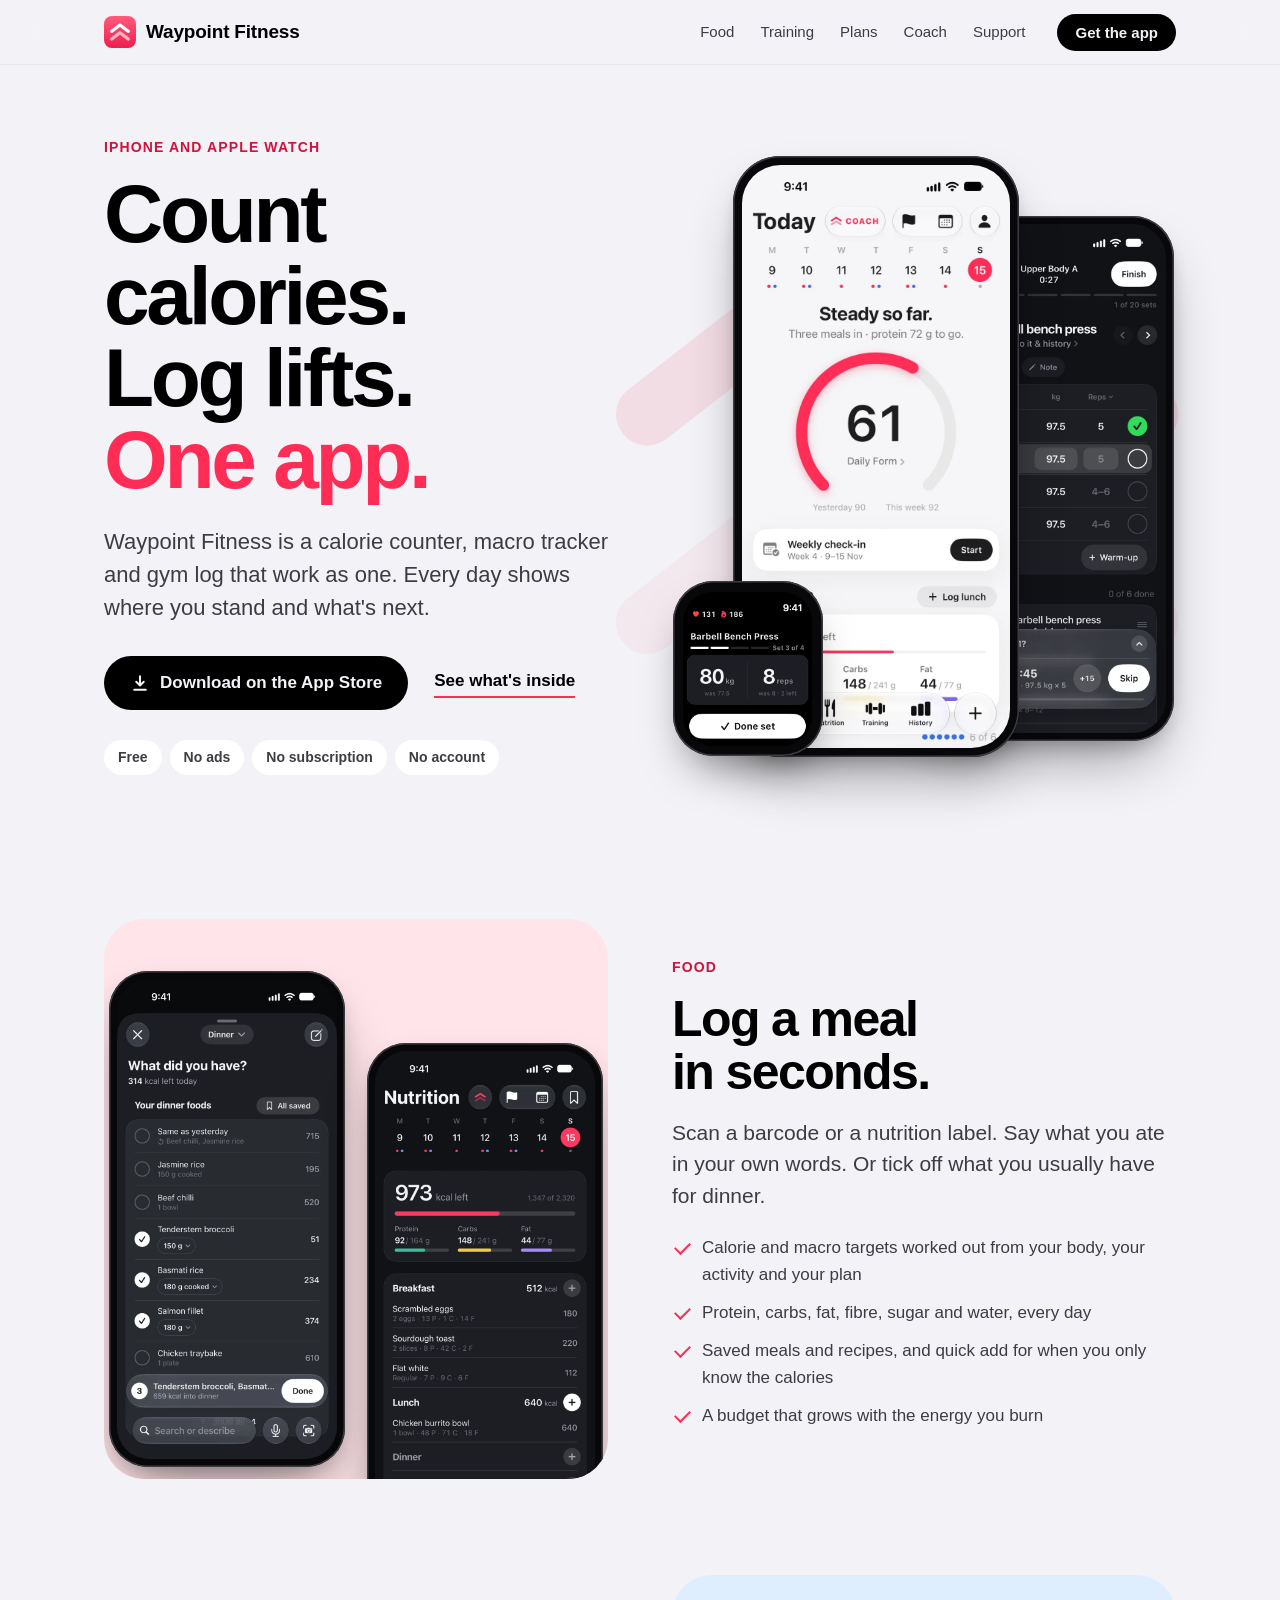
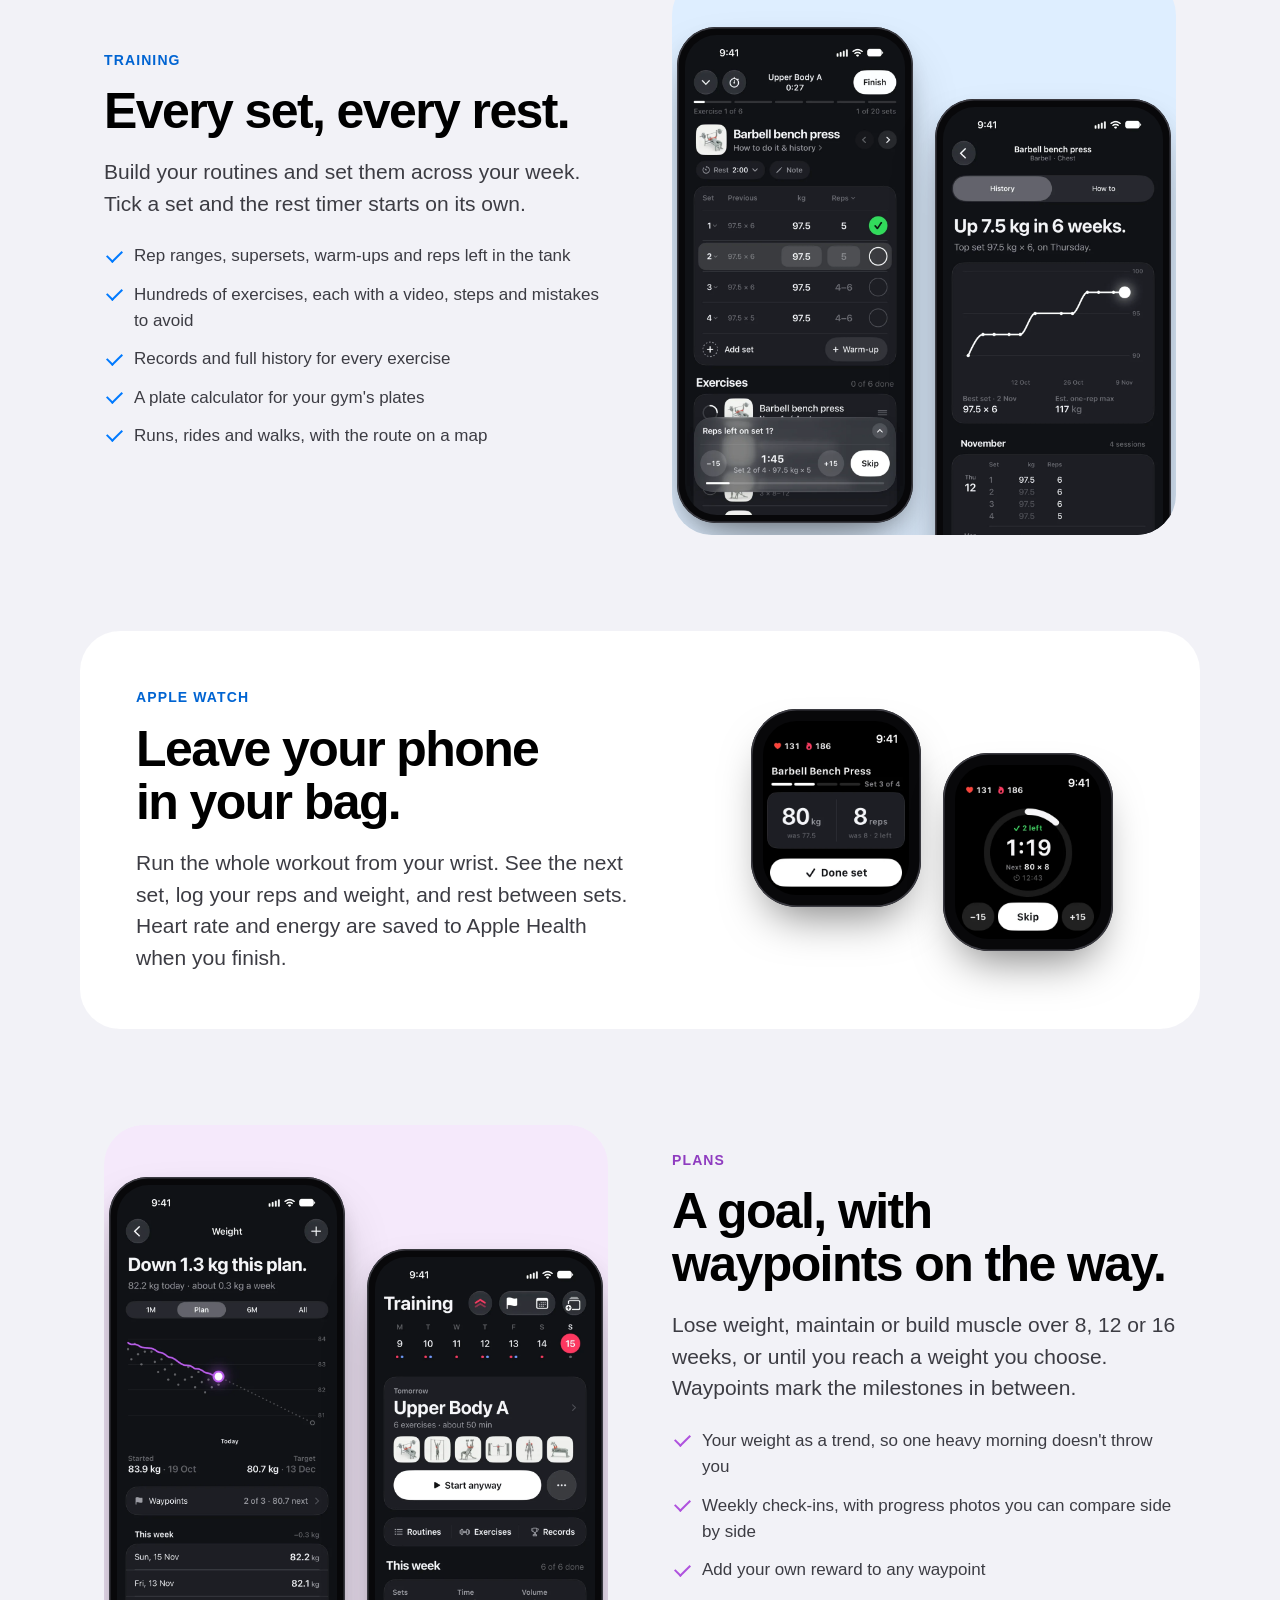
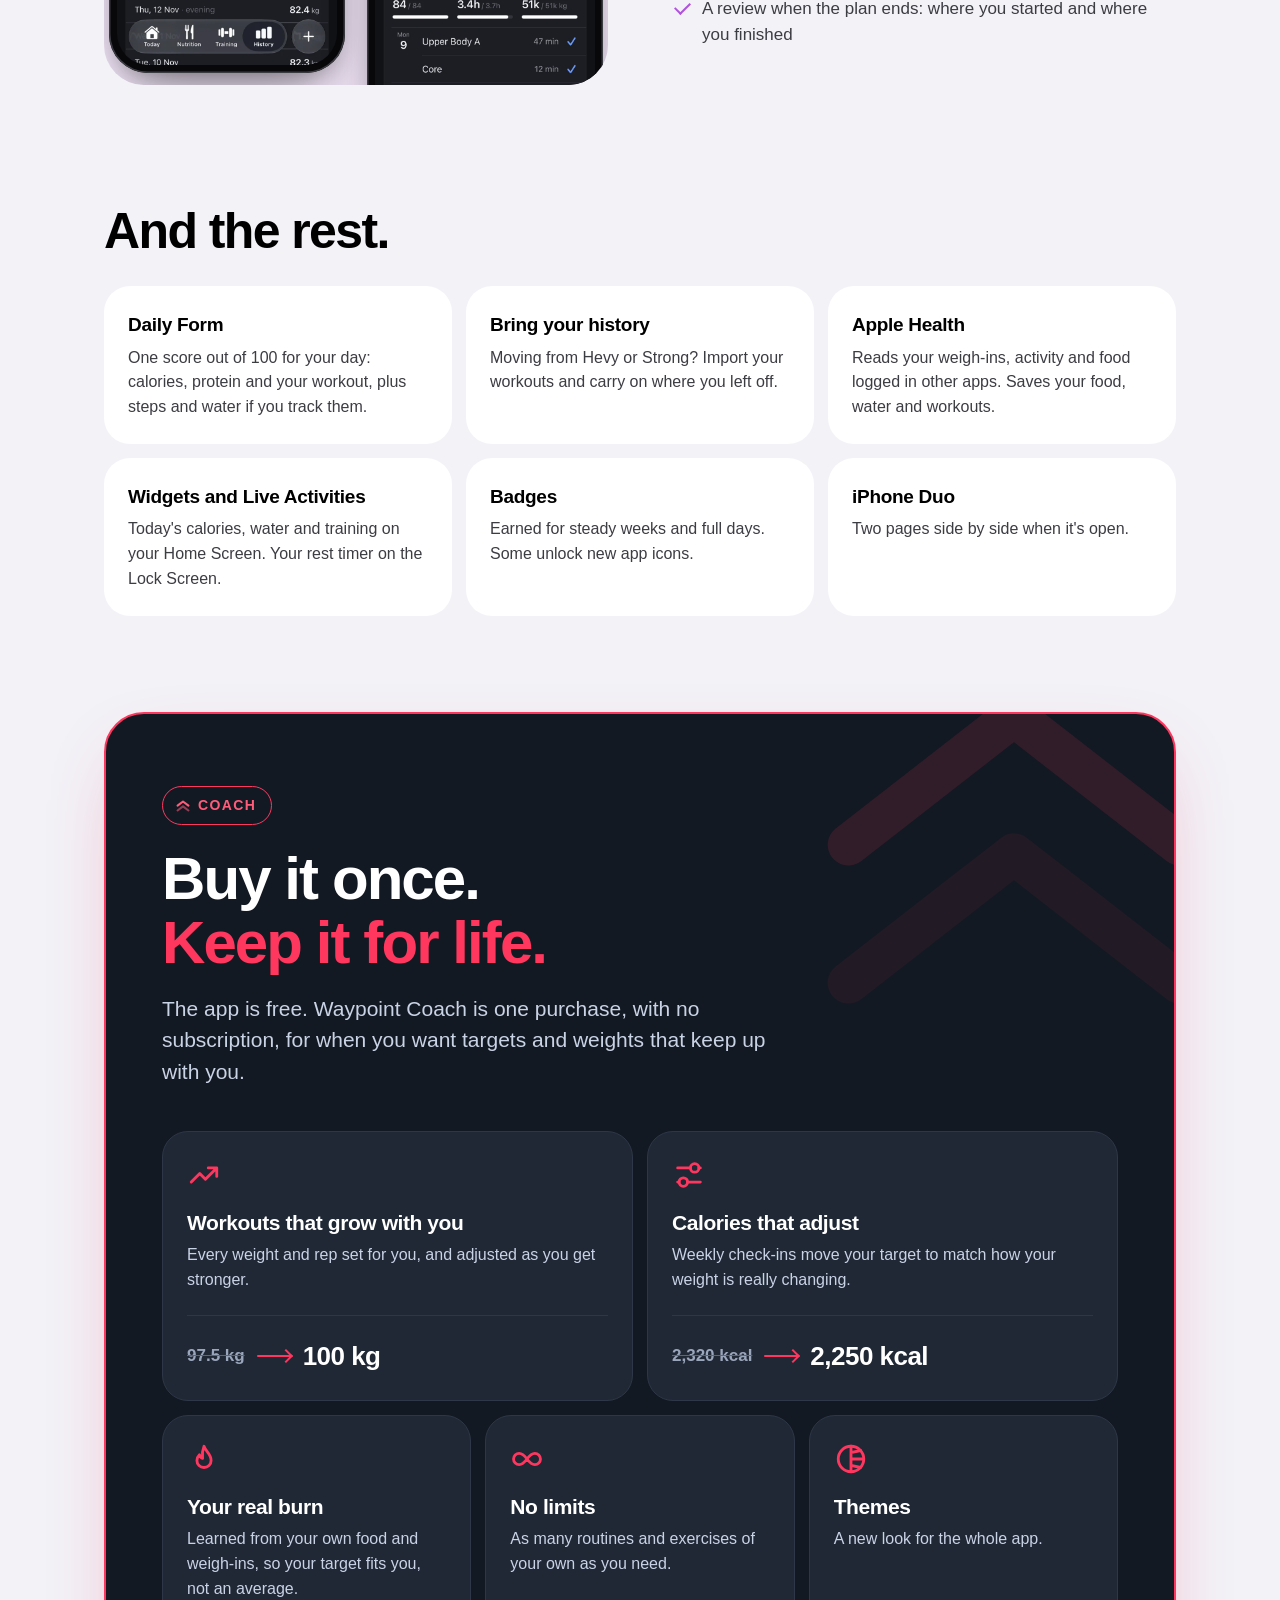
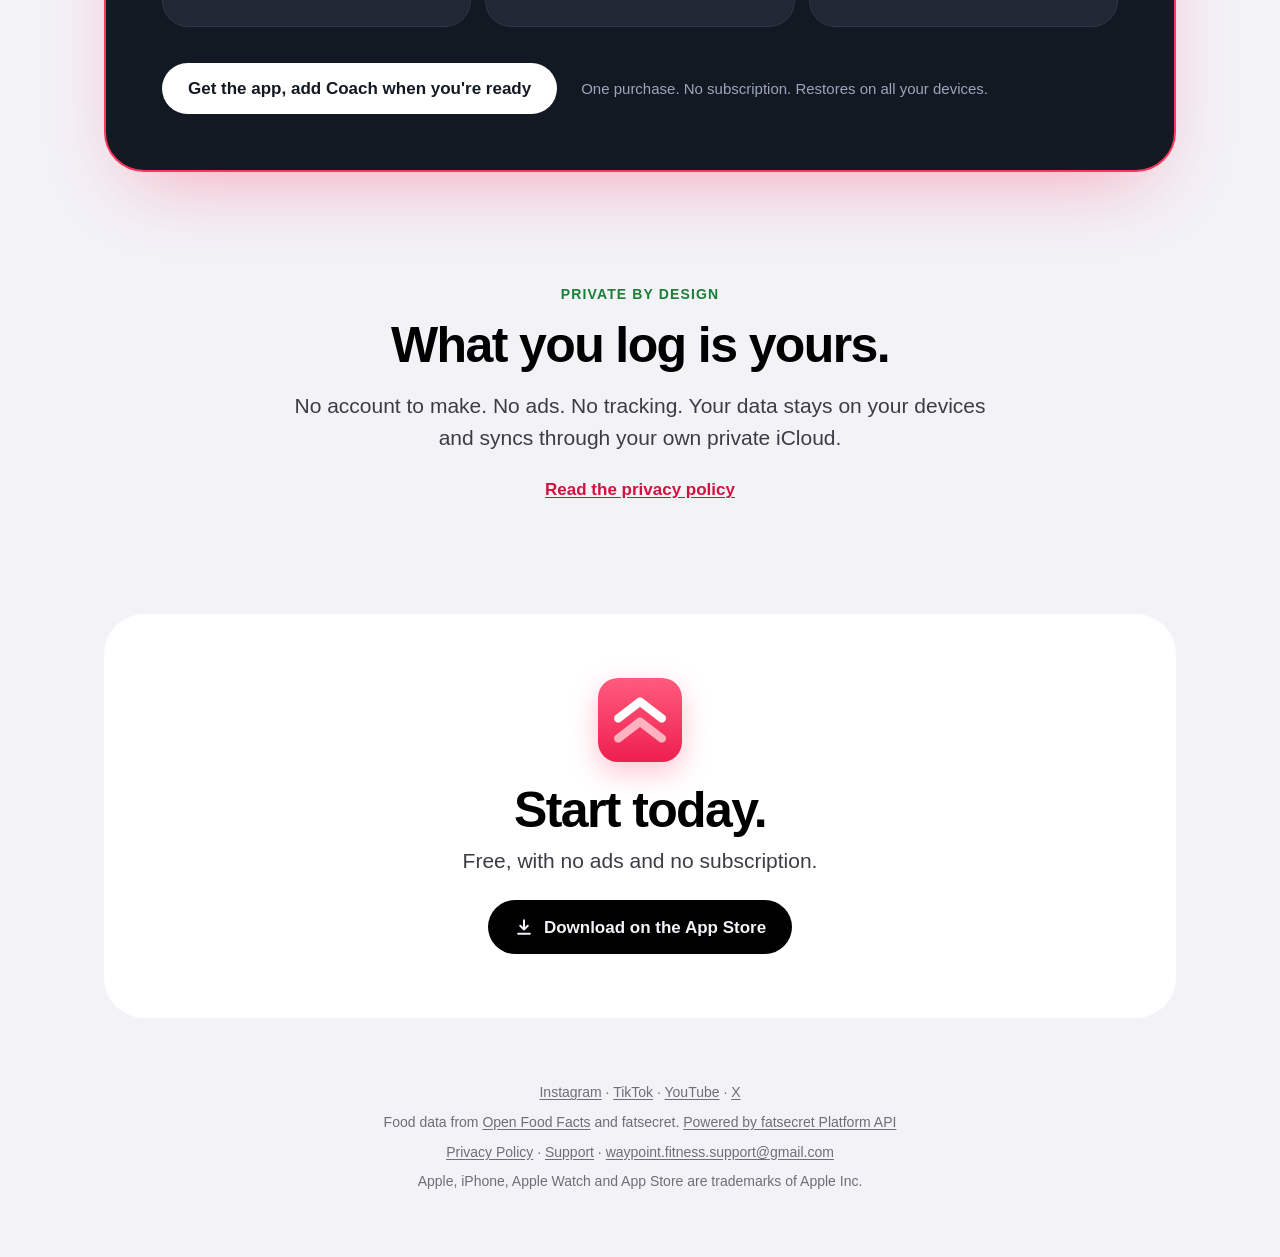
<file: index.html>
<!DOCTYPE html>
<html lang="en">
<head>
<meta charset="utf-8">
<meta name="viewport" content="width=device-width, initial-scale=1">
<title>Waypoint Fitness: calorie counter and gym log in one app</title>
<meta name="description" content="Waypoint Fitness is a calorie counter, macro tracker and gym log for iPhone and Apple Watch. Free, with no ads and no subscription.">
<link rel="canonical" href="https://waypointfitness.app/">
<meta property="og:type" content="website">
<meta property="og:url" content="https://waypointfitness.app/">
<meta property="og:site_name" content="Waypoint Fitness">
<meta property="og:image" content="https://waypointfitness.app/images/share.png">
<meta property="og:image:width" content="1200">
<meta property="og:image:height" content="630">
<meta name="twitter:card" content="summary_large_image">
<meta property="og:title" content="Waypoint Fitness: calorie counter and gym log in one app">
<meta property="og:description" content="Count calories, track macros and log your training in one app for iPhone and Apple Watch. Free, with no ads and no subscription.">
<meta name="apple-itunes-app" content="app-id=6812730158">
<meta name="color-scheme" content="light">
<meta name="theme-color" content="#f2f2f7">
<link rel="icon" type="image/png" href="images/favicon.png">
<link rel="apple-touch-icon" href="images/apple-touch-icon.png">
<link rel="stylesheet" href="styles.css">
<link rel="stylesheet" href="landing.css">
<script type="application/ld+json">
{
  "@context": "https://schema.org",
  "@graph": [
    {
      "@type": "WebSite",
      "@id": "https://waypointfitness.app/#website",
      "url": "https://waypointfitness.app/",
      "name": "Waypoint Fitness"
    },
    {
      "@type": "MobileApplication",
      "@id": "https://waypointfitness.app/#app",
      "name": "Waypoint Fitness",
      "description": "A calorie counter, macro tracker and gym log for iPhone and Apple Watch. Free, with no ads and no subscription.",
      "url": "https://waypointfitness.app/",
      "image": "https://waypointfitness.app/images/icon-256.png",
      "operatingSystem": "iOS, watchOS",
      "applicationCategory": "HealthApplication",
      "installUrl": "https://apps.apple.com/app/id6812730158",
      "sameAs": [
        "https://apps.apple.com/app/id6812730158",
        "https://www.instagram.com/waypoint.fitness.app",
        "https://www.tiktok.com/@waypoint.fitness4",
        "https://www.youtube.com/@WaypointFitnessApp",
        "https://x.com/WaypointFitness"
      ],
      "offers": {
        "@type": "Offer",
        "price": "0",
        "priceCurrency": "USD"
      }
    }
  ]
}
</script>
</head>
<body class="home">

<header class="top">
  <div class="wrap top-inner">
    <a class="brand" href="index.html"><img src="images/icon-256.png" alt="" width="32" height="32">Waypoint Fitness</a>
    <nav aria-label="Main">
      <a href="#food">Food</a>
      <a href="#training">Training</a>
      <a href="#plans">Plans</a>
      <a href="#coach">Coach</a>
      <a href="support.html">Support</a>
    </nav>
    <a class="btn btn-small" href="https://apps.apple.com/app/apple-store/id6812730158?pt=118073939&amp;ct=site-header&amp;mt=8">Get the app</a>
  </div>
</header>

<main>

<section class="hero wrap">
  <svg class="chevrons" viewBox="0 0 100 100" aria-hidden="true"><g fill="none" stroke="currentColor" stroke-width="9" stroke-linecap="round" stroke-linejoin="round"><polyline points="14,48 50,20 86,48"/><polyline points="14,78 50,50 86,78" opacity="0.5"/></g></svg>
  <div class="hero-copy">
    <p class="eyebrow">iPhone and Apple Watch</p>
    <h1>Count calories.<br>Log lifts.<br><em>One app.</em></h1>
    <p class="hero-lede">Waypoint Fitness is a calorie counter, macro tracker and gym log that work as one. Every day shows where you stand and what's next.</p>
    <div class="cta-row">
      <a class="btn" href="https://apps.apple.com/app/apple-store/id6812730158?pt=118073939&amp;ct=site-hero&amp;mt=8">
        <svg viewBox="0 0 24 24" width="20" height="20" aria-hidden="true"><path fill="none" stroke="currentColor" stroke-width="2.4" stroke-linecap="round" stroke-linejoin="round" d="M12 4v11m0 0l-4.5-4.5M12 15l4.5-4.5M5 20h14"/></svg>
        Download on the App Store
      </a>
      <a class="text-link" href="#food">See what's inside</a>
    </div>
    <ul class="promises">
      <li>Free</li>
      <li>No ads</li>
      <li>No subscription</li>
      <li>No account</li>
    </ul>
  </div>
  <div class="hero-art">
    <div class="phone phone-back"><img src="images/screens/workout-dark.webp" alt="" width="720" height="1565"></div>
    <div class="phone phone-front">
      <img src="images/screens/today-light.webp" alt="Waypoint's Today screen, with a Daily Form score, calories left and macros" width="720" height="1565">
    </div>
    <div class="watch"><img src="images/screens/watch-set.webp" alt="" width="416" height="496"></div>
  </div>
</section>

<section class="feature wrap food" id="food">
  <div class="feature-art reveal">
    <div class="phone"><img src="images/screens/addfood-dark.webp" alt="Adding dinner by ticking foods you usually have" width="720" height="1565" loading="lazy"></div>
    <div class="phone phone-low"><img src="images/screens/nutrition-dark.webp" alt="The Nutrition screen, with calories left and protein, carbs and fat" width="720" height="1565" loading="lazy"></div>
  </div>
  <div class="feature-copy reveal">
    <p class="eyebrow">Food</p>
    <h2>Log a meal in seconds.</h2>
    <p class="lede">Scan a barcode or a nutrition label. Say what you ate in your own words. Or tick off what you usually have for dinner.</p>
    <ul class="ticks">
      <li>Calorie and macro targets worked out from your body, your activity and your plan</li>
      <li>Protein, carbs, fat, fibre, sugar and water, every day</li>
      <li>Saved meals and recipes, and quick add for when you only know the calories</li>
      <li>A budget that grows with the energy you burn</li>
    </ul>
  </div>
</section>

<section class="feature wrap training flip" id="training">
  <div class="feature-art reveal">
    <div class="phone"><img src="images/screens/workout-dark.webp" alt="A running workout: bench press sets with a rest timer counting down" width="720" height="1565" loading="lazy"></div>
    <div class="phone phone-low"><img src="images/screens/exhistory-dark.webp" alt="Bench press history, up 7.5 kg in six weeks" width="720" height="1565" loading="lazy"></div>
  </div>
  <div class="feature-copy reveal">
    <p class="eyebrow">Training</p>
    <h2>Every set, every rest.</h2>
    <p class="lede">Build your routines and set them across your week. Tick a set and the rest timer starts on its own.</p>
    <ul class="ticks">
      <li>Rep ranges, supersets, warm-ups and reps left in the tank</li>
      <li>Hundreds of exercises, each with a video, steps and mistakes to avoid</li>
      <li>Records and full history for every exercise</li>
      <li>A plate calculator for your gym's plates</li>
      <li>Runs, rides and walks, with the route on a map</li>
    </ul>
  </div>
</section>

<section class="wrist wrap" id="watch">
  <div class="wrist-copy reveal">
    <p class="eyebrow">Apple Watch</p>
    <h2>Leave your phone in your bag.</h2>
    <p class="lede">Run the whole workout from your wrist. See the next set, log your reps and weight, and rest between sets. Heart rate and energy are saved to Apple Health when you finish.</p>
  </div>
  <div class="wrist-art reveal">
    <div class="watch"><img src="images/screens/watch-set.webp" alt="Apple Watch showing set 3 of 4 of bench press, with a Done set button" width="416" height="496" loading="lazy"></div>
    <div class="watch"><img src="images/screens/watch-rest.webp" alt="Apple Watch showing a rest timer and the next set" width="416" height="496" loading="lazy"></div>
  </div>
</section>

<section class="feature wrap plans" id="plans">
  <div class="feature-art reveal">
    <div class="phone"><img src="images/screens/weight-dark.webp" alt="The weight chart, with a trend line heading for a target weight" width="720" height="1565" loading="lazy"></div>
    <div class="phone phone-low"><img src="images/screens/training-dark.webp" alt="The Training screen, with this week's sessions ticked off" width="720" height="1565" loading="lazy"></div>
  </div>
  <div class="feature-copy reveal">
    <p class="eyebrow">Plans</p>
    <h2>A goal, with waypoints on the way.</h2>
    <p class="lede">Lose weight, maintain or build muscle over 8, 12 or 16 weeks, or until you reach a weight you choose. Waypoints mark the milestones in between.</p>
    <ul class="ticks">
      <li>Your weight as a trend, so one heavy morning doesn't throw you</li>
      <li>Weekly check-ins, with progress photos you can compare side by side</li>
      <li>Add your own reward to any waypoint</li>
      <li>A review when the plan ends: where you started and where you finished</li>
    </ul>
  </div>
</section>

<section class="more wrap">
  <h2 class="reveal">And the rest.</h2>
  <div class="grid">
    <div class="tile reveal">
      <h3>Daily Form</h3>
      <p>One score out of 100 for your day: calories, protein and your workout, plus steps and water if you track them.</p>
    </div>
    <div class="tile reveal">
      <h3>Bring your history</h3>
      <p>Moving from Hevy or Strong? Import your workouts and carry on where you left off.</p>
    </div>
    <div class="tile reveal">
      <h3>Apple Health</h3>
      <p>Reads your weigh-ins, activity and food logged in other apps. Saves your food, water and workouts.</p>
    </div>
    <div class="tile reveal">
      <h3>Widgets and Live Activities</h3>
      <p>Today's calories, water and training on your Home Screen. Your rest timer on the Lock Screen.</p>
    </div>
    <div class="tile reveal">
      <h3>Badges</h3>
      <p>Earned for steady weeks and full days. Some unlock new app icons.</p>
    </div>
    <div class="tile reveal">
      <h3>iPhone Duo</h3>
      <p>Two pages side by side when it's open.</p>
    </div>
  </div>
</section>

<section class="wrap" id="coach">
  <div class="coach reveal">
    <svg class="coach-mark" viewBox="0 0 100 100" aria-hidden="true"><g fill="none" stroke="currentColor" stroke-width="9" stroke-linecap="round" stroke-linejoin="round"><polyline points="14,48 50,20 86,48"/><polyline points="14,78 50,50 86,78" opacity="0.5"/></g></svg>
    <div class="coach-head">
      <p class="coach-badge"><svg viewBox="0 0 100 100" width="16" height="16" aria-hidden="true"><g fill="none" stroke="currentColor" stroke-width="13" stroke-linecap="round" stroke-linejoin="round"><polyline points="16,48 50,22 84,48"/><polyline points="16,78 50,52 84,78" opacity="0.55"/></g></svg>Coach</p>
      <h2>Buy it once.<br><em>Keep it for life.</em></h2>
      <p class="lede">The app is free. Waypoint Coach is one purchase, with no subscription, for when you want targets and weights that keep up with you.</p>
    </div>
    <div class="coach-grid">
      <div class="coach-card wide">
        <svg class="glyph" viewBox="0 0 24 24" aria-hidden="true"><path d="M3 17l6-6 4 4 8-8M15 7h6v6"/></svg>
        <h3>Workouts that grow with you</h3>
        <p>Every weight and rep set for you, and adjusted as you get stronger.</p>
        <div class="step" aria-hidden="true"><span>97.5 kg</span><i></i><strong>100 kg</strong></div>
      </div>
      <div class="coach-card wide">
        <svg class="glyph" viewBox="0 0 24 24" aria-hidden="true"><path d="M4 7h9M19 7h1M4 17h1M11 17h9"/><circle cx="16" cy="7" r="3"/><circle cx="8" cy="17" r="3"/></svg>
        <h3>Calories that adjust</h3>
        <p>Weekly check-ins move your target to match how your weight is really changing.</p>
        <div class="step" aria-hidden="true"><span>2,320 kcal</span><i></i><strong>2,250 kcal</strong></div>
      </div>
      <div class="coach-card">
        <svg class="glyph" viewBox="0 0 24 24" aria-hidden="true"><path d="M12 3c1 3.5 5 5.500 5 10a5 5 0 0 1-10 0c0-1.800.8-3 1.800-4 .4 1.600 1.200 2.400 2.200 2.500C10.500 8.500 11 5.500 12 3z"/></svg>
        <h3>Your real burn</h3>
        <p>Learned from your own food and weigh-ins, so your target fits you, not an average.</p>
      </div>
      <div class="coach-card">
        <svg class="glyph" viewBox="0 0 24 24" aria-hidden="true"><path d="M12 12c-2-2.700-3.500-4-5.500-4a4 4 0 0 0 0 8c2 0 3.500-1.300 5.500-4zm0 0c2 2.700 3.500 4 5.500 4a4 4 0 0 0 0-8c-2 0-3.500 1.300-5.500 4z"/></svg>
        <h3>No limits</h3>
        <p>As many routines and exercises of your own as you need.</p>
      </div>
      <div class="coach-card">
        <svg class="glyph" viewBox="0 0 24 24" aria-hidden="true"><circle cx="12" cy="12" r="9"/><path d="M12 3v18M12 7.500l6.800-1.500M12 12h9M12 16.500l6.800 1.500"/></svg>
        <h3>Themes</h3>
        <p>A new look for the whole app.</p>
      </div>
    </div>
    <div class="coach-foot">
      <a class="btn" href="https://apps.apple.com/app/apple-store/id6812730158?pt=118073939&amp;ct=site-coach&amp;mt=8">Get the app, add Coach when you're ready</a>
      <p>One purchase. No subscription. Restores on all your devices.</p>
    </div>
  </div>
</section>

<section class="private wrap" id="privacy">
  <div class="reveal">
    <p class="eyebrow">Private by design</p>
    <h2>What you log is yours.</h2>
    <p class="lede">No account to make. No ads. No tracking. Your data stays on your devices and syncs through your own private iCloud.</p>
    <p><a href="privacy.html">Read the privacy policy</a></p>
  </div>
</section>

<section class="closer wrap">
  <div class="closer-inner reveal">
    <img src="images/icon-256.png" alt="" width="84" height="84">
    <h2>Start today.</h2>
    <p class="lede">Free, with no ads and no subscription.</p>
    <a class="btn" href="https://apps.apple.com/app/apple-store/id6812730158?pt=118073939&amp;ct=site-footer&amp;mt=8">
      <svg viewBox="0 0 24 24" width="20" height="20" aria-hidden="true"><path fill="none" stroke="currentColor" stroke-width="2.4" stroke-linecap="round" stroke-linejoin="round" d="M12 4v11m0 0l-4.5-4.5M12 15l4.5-4.5M5 20h14"/></svg>
      Download on the App Store
    </a>
  </div>
</section>

</main>

<footer class="wrap">
  <p><a href="https://www.instagram.com/waypoint.fitness.app">Instagram</a> &middot; <a href="https://www.tiktok.com/@waypoint.fitness4">TikTok</a> &middot; <a href="https://www.youtube.com/@WaypointFitnessApp">YouTube</a> &middot; <a href="https://x.com/WaypointFitness">X</a></p>
  <p>Food data from <a href="https://world.openfoodfacts.org">Open Food Facts</a> and fatsecret.
<!-- Begin fatsecret Platform API HTML Attribution Snippet -->
<a href="https://platform.fatsecret.com">Powered by fatsecret Platform API</a>
<!-- End fatsecret Platform API HTML Attribution Snippet --></p>
  <p><a href="privacy.html">Privacy Policy</a> &middot; <a href="support.html">Support</a> &middot; <a href="mailto:waypoint.fitness.support@gmail.com">waypoint.fitness.support@gmail.com</a></p>
  <p>Apple, iPhone, Apple Watch and App Store are trademarks of Apple Inc.</p>
</footer>

<script>
(function () {
  if (!('IntersectionObserver' in window) || matchMedia('(prefers-reduced-motion: reduce)').matches) return;
  document.documentElement.classList.add('js');
  var io = new IntersectionObserver(function (entries) {
    entries.forEach(function (e) {
      if (e.isIntersecting) { e.target.classList.add('in'); io.unobserve(e.target); }
    });
  }, { rootMargin: '0px 0px -8% 0px' });
  document.querySelectorAll('.reveal').forEach(function (el) { io.observe(el); });
})();
</script>
</body>
</html>
</file>
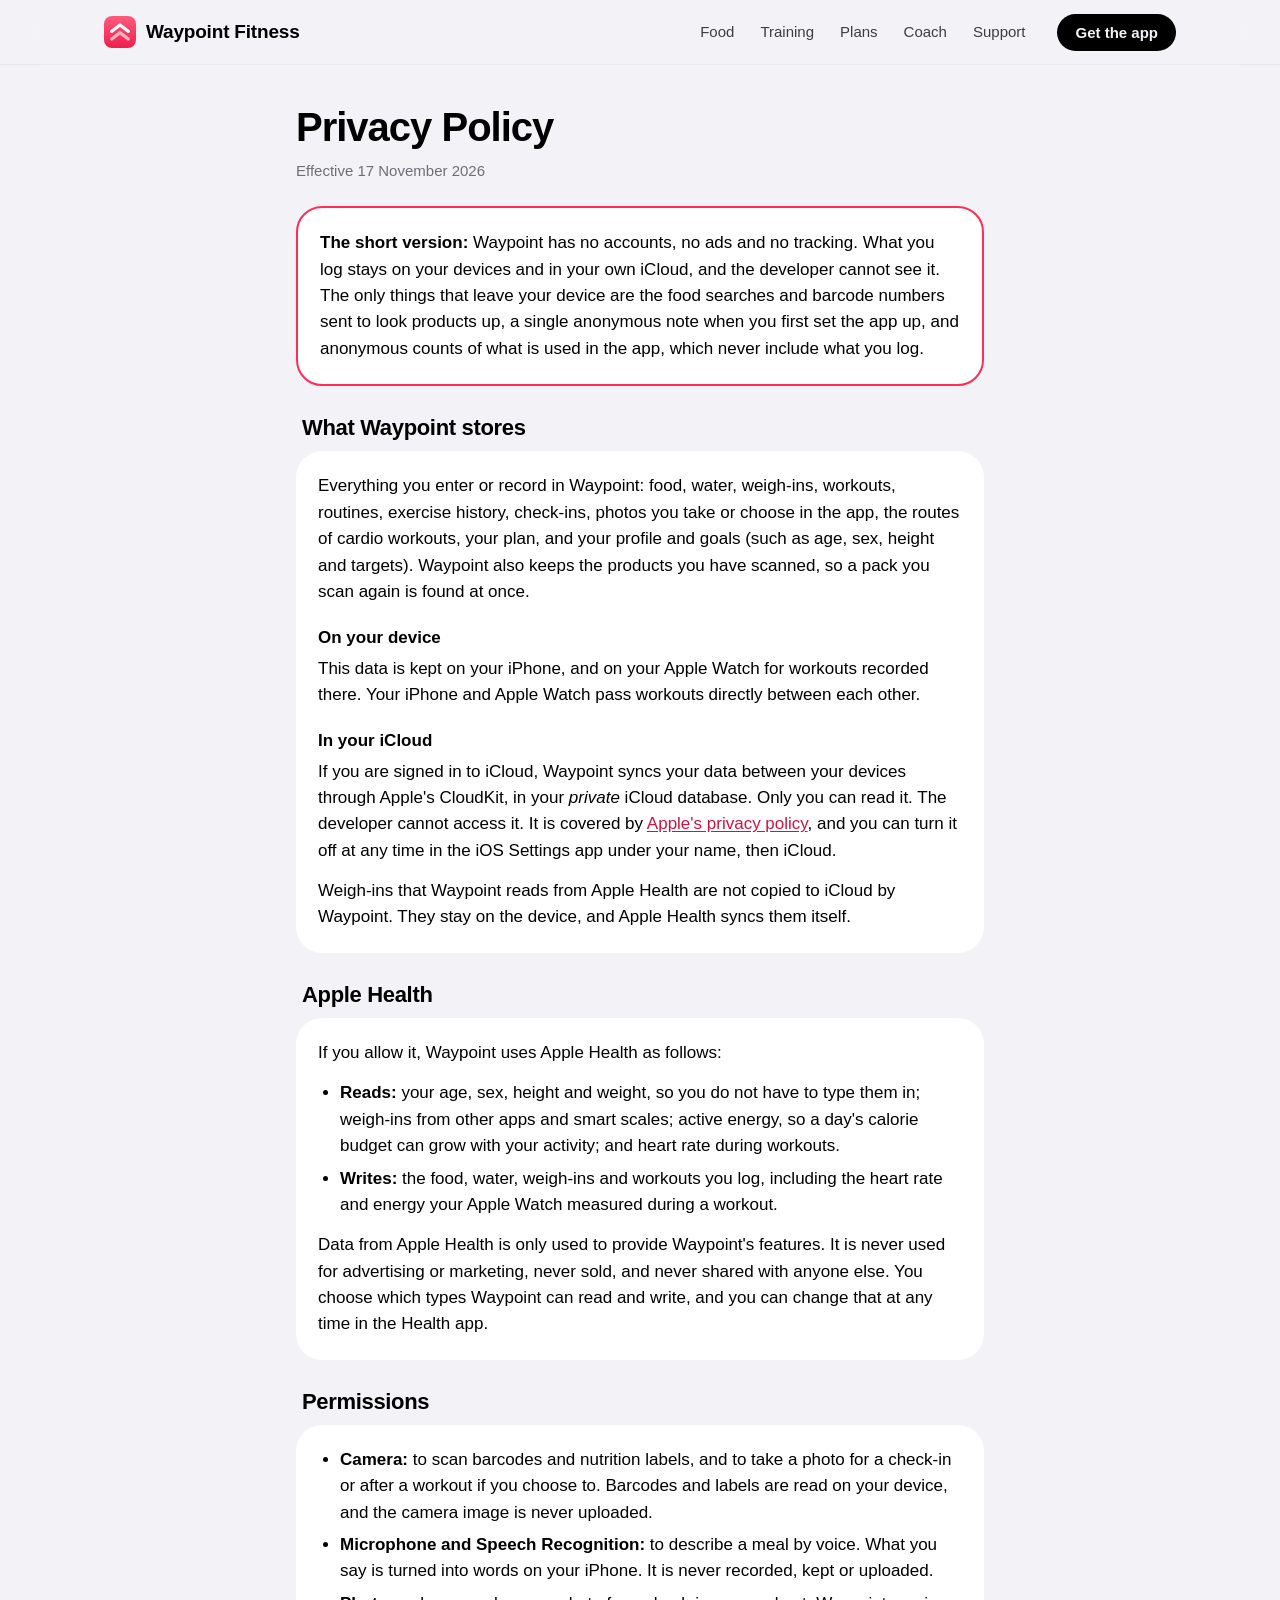
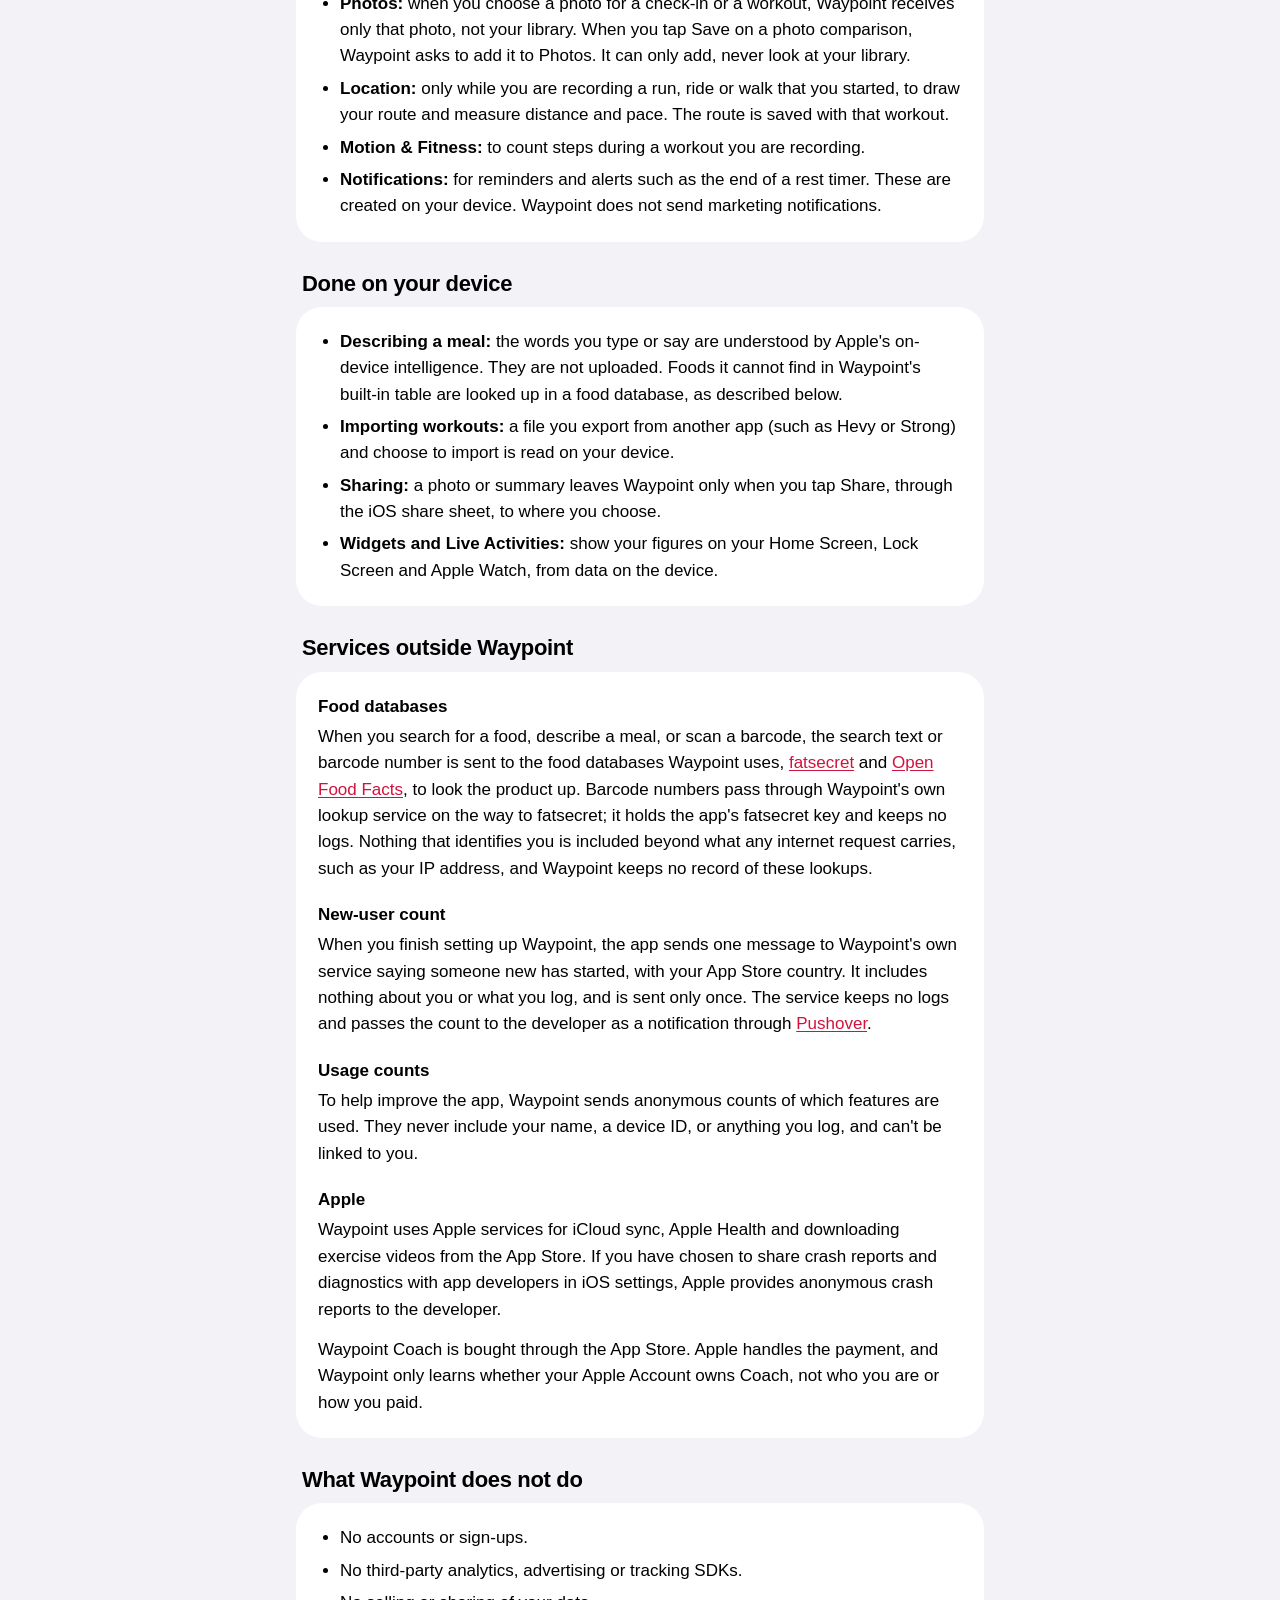
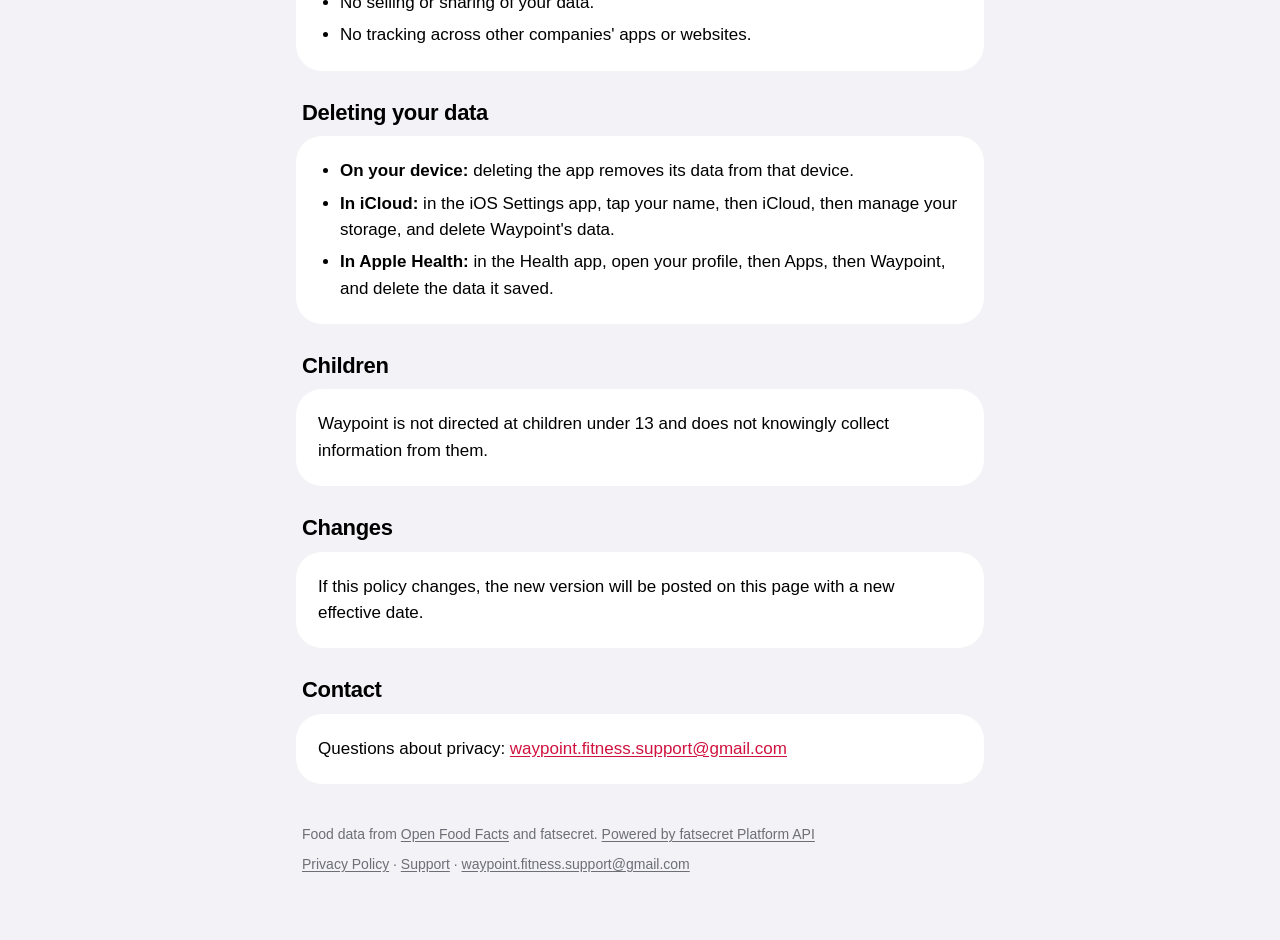
<file: privacy.html>
<!DOCTYPE html>
<html lang="en">
<head>
<meta charset="utf-8">
<meta name="viewport" content="width=device-width, initial-scale=1">
<title>Waypoint Fitness Privacy Policy</title>
<meta name="description" content="How Waypoint Fitness handles your data: no accounts, no ads and no tracking.">
<link rel="canonical" href="https://waypointfitness.app/privacy.html">
<meta name="color-scheme" content="light">
<meta name="theme-color" content="#f2f2f7">
<link rel="icon" type="image/png" href="images/favicon.png">
<link rel="apple-touch-icon" href="images/apple-touch-icon.png">
<link rel="stylesheet" href="styles.css">
</head>
<body>
<header class="top">
  <div class="wrap top-inner">
    <a class="brand" href="index.html"><img src="images/icon-256.png" alt="" width="32" height="32">Waypoint Fitness</a>
    <nav aria-label="Main">
      <a href="index.html#food">Food</a>
      <a href="index.html#training">Training</a>
      <a href="index.html#plans">Plans</a>
      <a href="index.html#coach">Coach</a>
      <a href="support.html">Support</a>
    </nav>
    <a class="btn btn-small" href="https://apps.apple.com/app/apple-store/id6812730158?pt=118073939&amp;ct=site-header&amp;mt=8">Get the app</a>
  </div>
</header>

<main>

<h1>Privacy Policy</h1>
<p class="meta">Effective 17 November 2026</p>

<div class="card highlight">
  <p><strong>The short version:</strong> Waypoint has no accounts, no ads and no tracking. What you log stays on your devices and in your own iCloud, and the developer cannot see it. The only things that leave your device are the food searches and barcode numbers sent to look products up, a single anonymous note when you first set the app up, and anonymous counts of what is used in the app, which never include what you log.</p>
</div>

<section class="section">
<h2>What Waypoint stores</h2>
<div class="card">
  <p>Everything you enter or record in Waypoint: food, water, weigh-ins, workouts, routines, exercise history, check-ins, photos you take or choose in the app, the routes of cardio workouts, your plan, and your profile and goals (such as age, sex, height and targets). Waypoint also keeps the products you have scanned, so a pack you scan again is found at once.</p>
  <h3>On your device</h3>
  <p>This data is kept on your iPhone, and on your Apple Watch for workouts recorded there. Your iPhone and Apple Watch pass workouts directly between each other.</p>
  <h3>In your iCloud</h3>
  <p>If you are signed in to iCloud, Waypoint syncs your data between your devices through Apple's CloudKit, in your <em>private</em> iCloud database. Only you can read it. The developer cannot access it. It is covered by <a href="https://www.apple.com/legal/privacy/">Apple's privacy policy</a>, and you can turn it off at any time in the iOS Settings app under your name, then iCloud.</p>
  <p>Weigh-ins that Waypoint reads from Apple Health are not copied to iCloud by Waypoint. They stay on the device, and Apple Health syncs them itself.</p>
</div>
</section>

<section class="section">
<h2>Apple Health</h2>
<div class="card">
  <p>If you allow it, Waypoint uses Apple Health as follows:</p>
  <ul>
    <li><strong>Reads:</strong> your age, sex, height and weight, so you do not have to type them in; weigh-ins from other apps and smart scales; active energy, so a day's calorie budget can grow with your activity; and heart rate during workouts.</li>
    <li><strong>Writes:</strong> the food, water, weigh-ins and workouts you log, including the heart rate and energy your Apple Watch measured during a workout.</li>
  </ul>
  <p>Data from Apple Health is only used to provide Waypoint's features. It is never used for advertising or marketing, never sold, and never shared with anyone else. You choose which types Waypoint can read and write, and you can change that at any time in the Health app.</p>
</div>
</section>

<section class="section">
<h2>Permissions</h2>
<div class="card">
  <ul>
    <li><strong>Camera:</strong> to scan barcodes and nutrition labels, and to take a photo for a check-in or after a workout if you choose to. Barcodes and labels are read on your device, and the camera image is never uploaded.</li>
    <li><strong>Microphone and Speech Recognition:</strong> to describe a meal by voice. What you say is turned into words on your iPhone. It is never recorded, kept or uploaded.</li>
    <li><strong>Photos:</strong> when you choose a photo for a check-in or a workout, Waypoint receives only that photo, not your library. When you tap Save on a photo comparison, Waypoint asks to add it to Photos. It can only add, never look at your library.</li>
    <li><strong>Location:</strong> only while you are recording a run, ride or walk that you started, to draw your route and measure distance and pace. The route is saved with that workout.</li>
    <li><strong>Motion &amp; Fitness:</strong> to count steps during a workout you are recording.</li>
    <li><strong>Notifications:</strong> for reminders and alerts such as the end of a rest timer. These are created on your device. Waypoint does not send marketing notifications.</li>
  </ul>
</div>
</section>

<section class="section">
<h2>Done on your device</h2>
<div class="card">
  <ul>
    <li><strong>Describing a meal:</strong> the words you type or say are understood by Apple's on-device intelligence. They are not uploaded. Foods it cannot find in Waypoint's built-in table are looked up in a food database, as described below.</li>
    <li><strong>Importing workouts:</strong> a file you export from another app (such as Hevy or Strong) and choose to import is read on your device.</li>
    <li><strong>Sharing:</strong> a photo or summary leaves Waypoint only when you tap Share, through the iOS share sheet, to where you choose.</li>
    <li><strong>Widgets and Live Activities:</strong> show your figures on your Home Screen, Lock Screen and Apple Watch, from data on the device.</li>
  </ul>
</div>
</section>

<section class="section">
<h2>Services outside Waypoint</h2>
<div class="card">
  <h3>Food databases</h3>
  <p>When you search for a food, describe a meal, or scan a barcode, the search text or barcode number is sent to the food databases Waypoint uses, <a href="https://platform.fatsecret.com">fatsecret</a> and <a href="https://world.openfoodfacts.org">Open Food Facts</a>, to look the product up. Barcode numbers pass through Waypoint's own lookup service on the way to fatsecret; it holds the app's fatsecret key and keeps no logs. Nothing that identifies you is included beyond what any internet request carries, such as your IP address, and Waypoint keeps no record of these lookups.</p>
  <h3>New-user count</h3>
  <p>When you finish setting up Waypoint, the app sends one message to Waypoint's own service saying someone new has started, with your App Store country. It includes nothing about you or what you log, and is sent only once. The service keeps no logs and passes the count to the developer as a notification through <a href="https://pushover.net">Pushover</a>.</p>
  <h3>Usage counts</h3>
  <p>To help improve the app, Waypoint sends anonymous counts of which features are used. They never include your name, a device ID, or anything you log, and can't be linked to you.</p>
  <h3>Apple</h3>
  <p>Waypoint uses Apple services for iCloud sync, Apple Health and downloading exercise videos from the App Store. If you have chosen to share crash reports and diagnostics with app developers in iOS settings, Apple provides anonymous crash reports to the developer.</p>
  <p>Waypoint Coach is bought through the App Store. Apple handles the payment, and Waypoint only learns whether your Apple Account owns Coach, not who you are or how you paid.</p>
</div>
</section>

<section class="section">
<h2>What Waypoint does not do</h2>
<div class="card">
  <ul>
    <li>No accounts or sign-ups.</li>
    <li>No third-party analytics, advertising or tracking SDKs.</li>
    <li>No selling or sharing of your data.</li>
    <li>No tracking across other companies' apps or websites.</li>
  </ul>
</div>
</section>

<section class="section">
<h2 id="deleting">Deleting your data</h2>
<div class="card">
  <ul>
    <li><strong>On your device:</strong> deleting the app removes its data from that device.</li>
    <li><strong>In iCloud:</strong> in the iOS Settings app, tap your name, then iCloud, then manage your storage, and delete Waypoint's data.</li>
    <li><strong>In Apple Health:</strong> in the Health app, open your profile, then Apps, then Waypoint, and delete the data it saved.</li>
  </ul>
</div>
</section>

<section class="section">
<h2>Children</h2>
<div class="card"><p>Waypoint is not directed at children under 13 and does not knowingly collect information from them.</p></div>
</section>

<section class="section">
<h2>Changes</h2>
<div class="card"><p>If this policy changes, the new version will be posted on this page with a new effective date.</p></div>
</section>

<section class="section">
<h2>Contact</h2>
<div class="card"><p>Questions about privacy: <a href="mailto:waypoint.fitness.support@gmail.com">waypoint.fitness.support@gmail.com</a></p></div>
</section>

<footer>
  <p>Food data from <a href="https://world.openfoodfacts.org">Open Food Facts</a> and fatsecret.
<!-- Begin fatsecret Platform API HTML Attribution Snippet -->
<a href="https://platform.fatsecret.com">Powered by fatsecret Platform API</a>
<!-- End fatsecret Platform API HTML Attribution Snippet --></p>
  <p><a href="privacy.html">Privacy Policy</a> &middot; <a href="support.html">Support</a> &middot; <a href="mailto:waypoint.fitness.support@gmail.com">waypoint.fitness.support@gmail.com</a></p>
</footer>
</main>
</body>
</html>
</file>
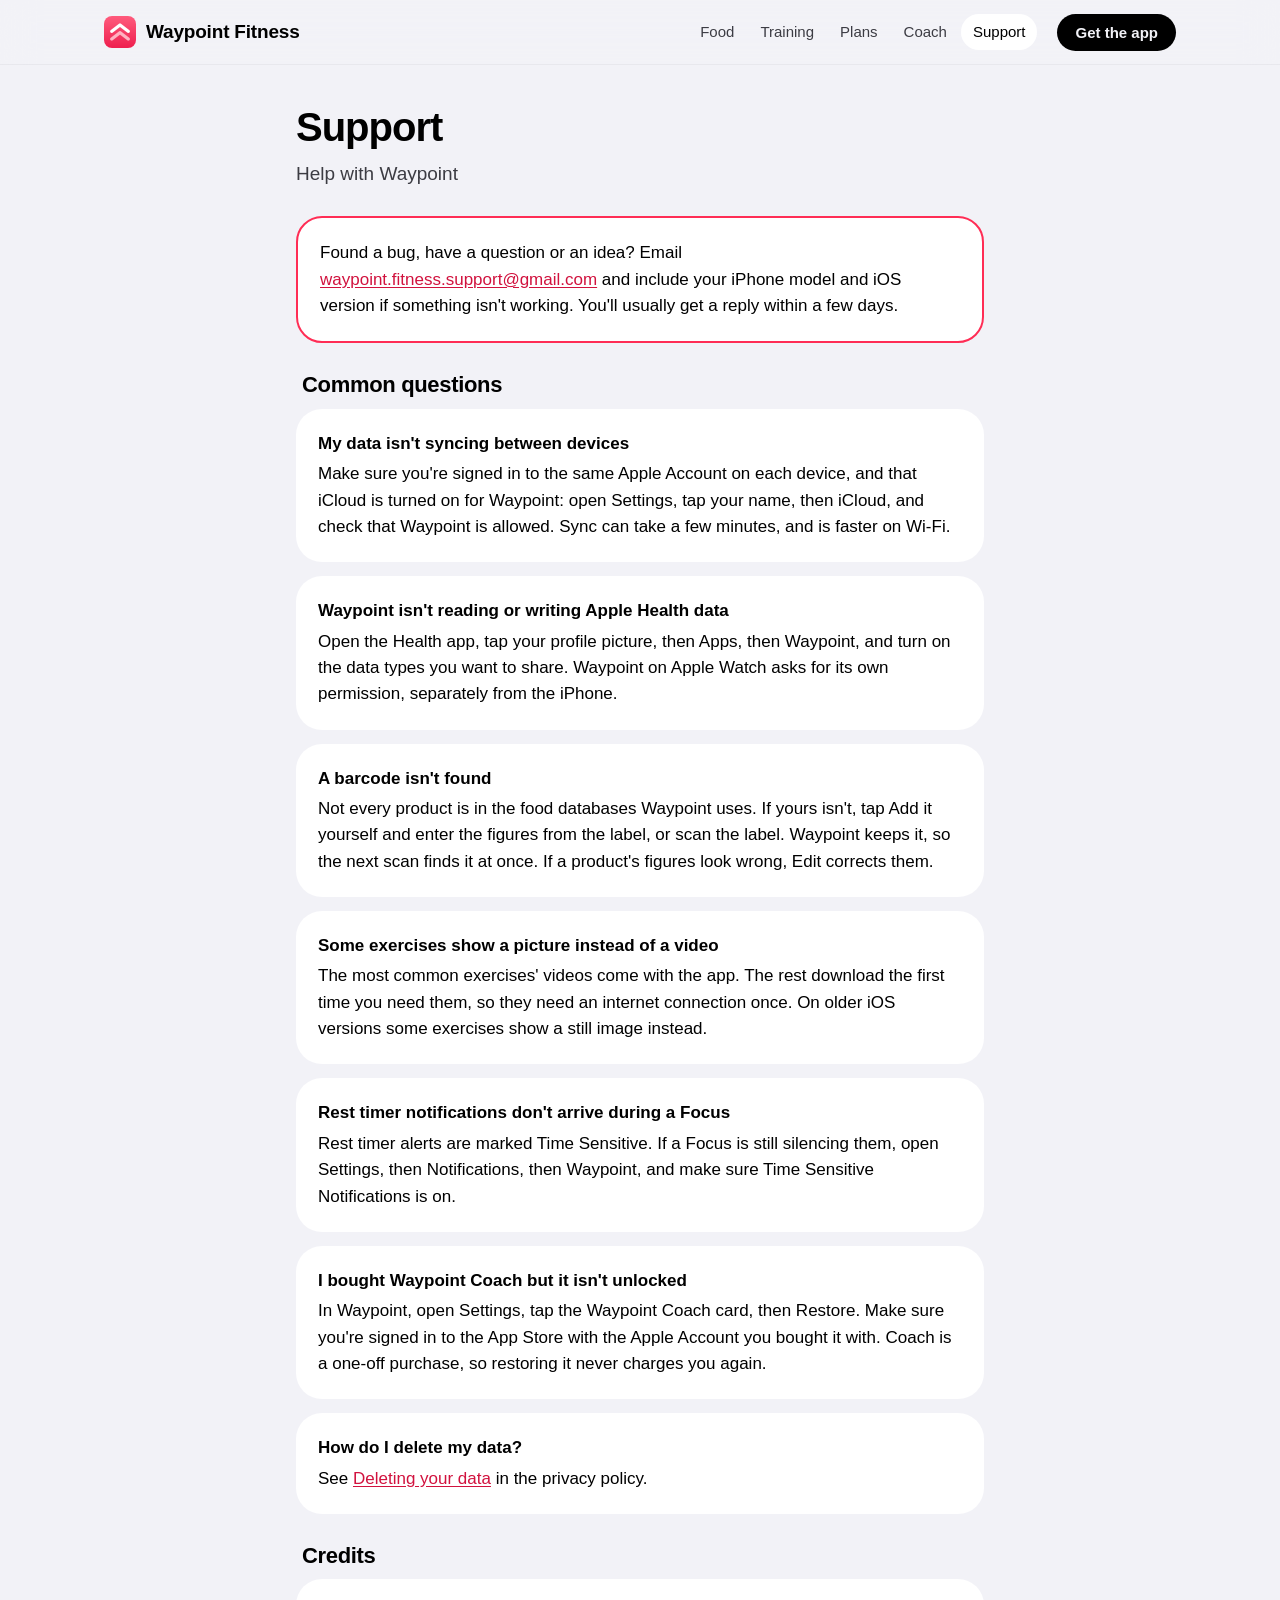
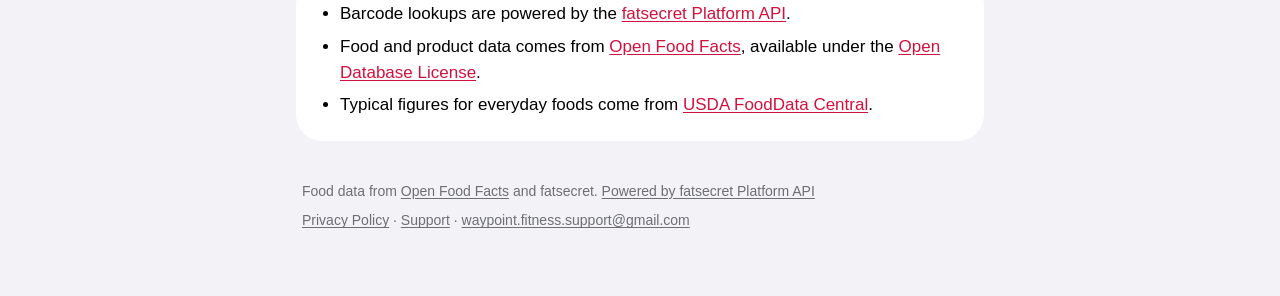
<file: support.html>
<!DOCTYPE html>
<html lang="en">
<head>
<meta charset="utf-8">
<meta name="viewport" content="width=device-width, initial-scale=1">
<title>Waypoint Fitness Support</title>
<meta name="description" content="Help with Waypoint Fitness, the calorie counter and gym log for iPhone and Apple Watch: questions, problems and contact.">
<link rel="canonical" href="https://waypointfitness.app/support.html">
<meta name="color-scheme" content="light">
<meta name="theme-color" content="#f2f2f7">
<link rel="icon" type="image/png" href="images/favicon.png">
<link rel="apple-touch-icon" href="images/apple-touch-icon.png">
<link rel="stylesheet" href="styles.css">
</head>
<body>
<header class="top">
  <div class="wrap top-inner">
    <a class="brand" href="index.html"><img src="images/icon-256.png" alt="" width="32" height="32">Waypoint Fitness</a>
    <nav aria-label="Main">
      <a href="index.html#food">Food</a>
      <a href="index.html#training">Training</a>
      <a href="index.html#plans">Plans</a>
      <a href="index.html#coach">Coach</a>
      <a href="support.html" aria-current="page">Support</a>
    </nav>
    <a class="btn btn-small" href="https://apps.apple.com/app/apple-store/id6812730158?pt=118073939&amp;ct=site-header&amp;mt=8">Get the app</a>
  </div>
</header>

<main>

<h1>Support</h1>
<p class="lede">Help with Waypoint</p>

<div class="card highlight">
  <p>Found a bug, have a question or an idea? Email <a href="mailto:waypoint.fitness.support@gmail.com">waypoint.fitness.support@gmail.com</a> and include your iPhone model and iOS version if something isn't working. You'll usually get a reply within a few days.</p>
</div>

<section class="section">
<h2>Common questions</h2>
<div class="card">
  <h3>My data isn't syncing between devices</h3>
  <p>Make sure you're signed in to the same Apple Account on each device, and that iCloud is turned on for Waypoint: open Settings, tap your name, then iCloud, and check that Waypoint is allowed. Sync can take a few minutes, and is faster on Wi-Fi.</p>
</div>
<div class="card">
  <h3>Waypoint isn't reading or writing Apple Health data</h3>
  <p>Open the Health app, tap your profile picture, then Apps, then Waypoint, and turn on the data types you want to share. Waypoint on Apple Watch asks for its own permission, separately from the iPhone.</p>
</div>
<div class="card">
  <h3>A barcode isn't found</h3>
  <p>Not every product is in the food databases Waypoint uses. If yours isn't, tap Add it yourself and enter the figures from the label, or scan the label. Waypoint keeps it, so the next scan finds it at once. If a product's figures look wrong, Edit corrects them.</p>
</div>
<div class="card">
  <h3>Some exercises show a picture instead of a video</h3>
  <p>The most common exercises' videos come with the app. The rest download the first time you need them, so they need an internet connection once. On older iOS versions some exercises show a still image instead.</p>
</div>
<div class="card">
  <h3>Rest timer notifications don't arrive during a Focus</h3>
  <p>Rest timer alerts are marked Time Sensitive. If a Focus is still silencing them, open Settings, then Notifications, then Waypoint, and make sure Time Sensitive Notifications is on.</p>
</div>
<div class="card">
  <h3>I bought Waypoint Coach but it isn't unlocked</h3>
  <p>In Waypoint, open Settings, tap the Waypoint Coach card, then Restore. Make sure you're signed in to the App Store with the Apple Account you bought it with. Coach is a one-off purchase, so restoring it never charges you again.</p>
</div>
<div class="card">
  <h3>How do I delete my data?</h3>
  <p>See <a href="privacy.html#deleting">Deleting your data</a> in the privacy policy.</p>
</div>
</section>

<section class="section">
<h2>Credits</h2>
<div class="card">
  <ul>
    <li>Barcode lookups are powered by the <a href="https://platform.fatsecret.com">fatsecret Platform API</a>.</li>
    <li>Food and product data comes from <a href="https://world.openfoodfacts.org">Open Food Facts</a>, available under the <a href="https://opendatacommons.org/licenses/odbl/1-0/">Open Database License</a>.</li>
    <li>Typical figures for everyday foods come from <a href="https://fdc.nal.usda.gov">USDA FoodData Central</a>.</li>
  </ul>
</div>
</section>

<footer>
  <p>Food data from <a href="https://world.openfoodfacts.org">Open Food Facts</a> and fatsecret.
<!-- Begin fatsecret Platform API HTML Attribution Snippet -->
<a href="https://platform.fatsecret.com">Powered by fatsecret Platform API</a>
<!-- End fatsecret Platform API HTML Attribution Snippet --></p>
  <p><a href="privacy.html">Privacy Policy</a> &middot; <a href="support.html">Support</a> &middot; <a href="mailto:waypoint.fitness.support@gmail.com">waypoint.fitness.support@gmail.com</a></p>
</footer>
</main>
</body>
</html>
</file>
<file: styles.css>
/* Waypoint's site, in the app's own look: the default theme's grouped grey and
   white, and the Move-ring pink as the one accent. */

:root {
  color-scheme: light;
  --canvas: #f2f2f7;
  --panel: #ffffff;
  --text: #000000;
  --secondary: #3c3c43;
  --tertiary: #6e6e76;
  --rule: #e3e3e8;
  --pink: #ff2d55;
  /* The pink darkened for text, so links clear 4.5:1 on white and grey. */
  --link: #d1123e;
  --training: #007aff;
  --weight: #af52de;
  --protein: #2bba4f;
  /* The accents darkened for small text on white and grey. */
  --training-ink: #0064d2;
  --weight-ink: #8f3cc0;
  --protein-ink: #1a7f37;
  --radius: 26px;
}

* { box-sizing: border-box; }

html { -webkit-text-size-adjust: 100%; }

body {
  margin: 0;
  background: var(--canvas);
  color: var(--text);
  font: 17px/1.55 -apple-system, BlinkMacSystemFont, "SF Pro Text", "Helvetica Neue", Arial, sans-serif;
}

main {
  max-width: 720px;
  margin: 0 auto;
  padding: 40px 16px 56px;
}

[id] { scroll-margin-top: 84px; }

a { color: var(--link); text-underline-offset: 2px; }

.wrap {
  max-width: 1120px;
  margin: 0 auto;
  padding-left: 24px;
  padding-right: 24px;
}

/* Header, the same on every page */

.top {
  position: sticky;
  top: 0;
  z-index: 10;
  background: color-mix(in srgb, var(--canvas) 78%, transparent);
  -webkit-backdrop-filter: saturate(180%) blur(18px);
  backdrop-filter: saturate(180%) blur(18px);
  border-bottom: 1px solid color-mix(in srgb, var(--rule) 70%, transparent);
}

.top-inner {
  display: flex;
  align-items: center;
  gap: 20px;
  height: 64px;
}

.top nav { display: flex; gap: 2px; margin-left: auto; }

.top nav a {
  color: var(--secondary);
  text-decoration: none;
  font-size: 15px;
  font-weight: 500;
  padding: 6px 12px;
  border-radius: 999px;
}

.top nav a:hover,
.top nav a[aria-current="page"] { color: var(--text); background: var(--panel); }

/* Buttons, as the app's: ink on canvas, flipped in dark */

.btn {
  display: inline-flex;
  align-items: center;
  gap: 10px;
  background: var(--text);
  color: var(--canvas);
  font-weight: 650;
  font-size: 17px;
  line-height: 1;
  text-decoration: none;
  padding: 17px 26px;
  border-radius: 999px;
  white-space: nowrap;
  transition: transform 0.15s ease, opacity 0.15s ease;
}

.btn:hover { transform: translateY(-1px); opacity: 0.88; }
.btn:active { transform: scale(0.98); }

.btn-small { font-size: 15px; padding: 11px 18px; }

.brand {
  display: flex;
  align-items: center;
  gap: 10px;
  color: var(--text);
  text-decoration: none;
  font-weight: 700;
  font-size: 19px;
  letter-spacing: -0.01em;
  white-space: nowrap;
}

.brand img { width: 32px; height: 32px; border-radius: 8px; }

@media (max-width: 960px) {
  .top nav { display: none; }
  .top .btn-small { margin-left: auto; }
}

@media (max-width: 520px) {
  .wrap { padding-left: 16px; padding-right: 16px; }
  .brand { font-size: 17px; }
}

/* Type */

h1 {
  font-size: 40px;
  line-height: 1.1;
  margin: 0 0 10px;
  letter-spacing: -0.025em;
}

h2 {
  font-size: 22px;
  line-height: 1.25;
  margin: 0 0 10px;
  letter-spacing: -0.015em;
}

h3 { font-size: 17px; margin: 20px 0 4px; }

p, ul { margin: 0 0 14px; }

ul { padding-left: 22px; }

li { margin-bottom: 6px; }

.lede { font-size: 19px; color: var(--secondary); margin-bottom: 28px; }

.meta { color: var(--tertiary); font-size: 15px; margin-bottom: 24px; }

/* Cards, as the app's panels */

.card {
  background: var(--panel);
  border-radius: var(--radius);
  padding: 22px 22px 8px;
  margin-bottom: 14px;
}

.card > :last-child { margin-bottom: 14px; }

.card h3:first-child { margin-top: 0; }

.card.highlight { border: 2px solid var(--pink); }

/* Policy sections */

.section { margin-top: 28px; }

.section > h2 { padding: 0 6px; }

/* Footer */

footer {
  margin-top: 40px;
  padding: 0 6px;
  color: var(--tertiary);
  font-size: 14px;
}

footer p { margin: 0 0 8px; }

footer a { color: var(--tertiary); }

@media (max-width: 480px) {
  h1 { font-size: 34px; }
  .card { padding: 18px 18px 6px; }
}
</file>
<file: landing.css>
/* The landing page. Colours and base type come from styles.css; this file is
   the wide layout, the device frames and the sections. */

html { scroll-behavior: smooth; }

.home main { max-width: none; margin: 0; padding: 0; }

section[id] { scroll-margin-top: 84px; }

.text-link {
  color: var(--text);
  font-weight: 600;
  text-decoration: none;
  border-bottom: 2px solid var(--pink);
  padding-bottom: 2px;
}

/* Type */

.home h1 {
  font-size: clamp(44px, 6.6vw, 82px);
  line-height: 1.0;
  font-weight: 800;
  letter-spacing: -0.04em;
  margin: 0 0 24px;
}

.home h1 em { font-style: normal; color: var(--pink); }

.home h2 {
  font-size: clamp(32px, 4.2vw, 50px);
  line-height: 1.06;
  font-weight: 800;
  letter-spacing: -0.032em;
  margin: 0 0 18px;
  text-wrap: balance;
}

.eyebrow {
  font-size: 14px;
  font-weight: 700;
  letter-spacing: 0.08em;
  text-transform: uppercase;
  color: var(--accent-ink, var(--link));
  margin: 0 0 14px;
}

.home .lede {
  font-size: clamp(18px, 1.7vw, 21px);
  line-height: 1.5;
  color: var(--secondary);
  margin: 0 0 24px;
  max-width: 34em;
}

/* Devices */

.phone {
  --w: 270px;
  flex: none;
  width: var(--w);
  padding: calc(var(--w) * 0.032);
  border-radius: calc(var(--w) * 0.165);
  background: #08080a;
  box-shadow:
    inset 0 0 0 1.5px #3b3b42,
    0 30px 60px -20px rgba(0, 0, 0, 0.45),
    0 10px 24px -10px rgba(0, 0, 0, 0.3);
}

.phone img {
  display: block;
  width: 100%;
  height: auto;
  border-radius: calc(var(--w) * 0.135);
}

.watch {
  --w: 170px;
  flex: none;
  width: var(--w);
  padding: calc(var(--w) * 0.07);
  border-radius: calc(var(--w) * 0.27);
  background: #08080a;
  box-shadow:
    inset 0 0 0 1.5px #3b3b42,
    0 24px 44px -16px rgba(0, 0, 0, 0.5);
}

.watch img {
  display: block;
  width: 100%;
  height: auto;
  border-radius: calc(var(--w) * 0.2);
}

/* Hero */

.hero {
  position: relative;
  display: grid;
  grid-template-columns: minmax(0, 1.05fr) minmax(0, 1fr);
  align-items: center;
  gap: 40px;
  padding-top: 72px;
  padding-bottom: 96px;
}

.hero .chevrons {
  position: absolute;
  right: -4%;
  top: 2%;
  width: min(62%, 700px);
  color: var(--pink);
  opacity: 0.1;
  pointer-events: none;
}

.hero-copy { position: relative; }

.hero-lede {
  font-size: clamp(18px, 1.8vw, 22px);
  line-height: 1.5;
  color: var(--secondary);
  margin: 0 0 32px;
  max-width: 30em;
}

.cta-row {
  display: flex;
  flex-wrap: wrap;
  align-items: center;
  gap: 18px 26px;
  margin-bottom: 30px;
}

.promises {
  list-style: none;
  display: flex;
  flex-wrap: wrap;
  gap: 8px;
  padding: 0;
  margin: 0;
}

.promises li {
  margin: 0;
  background: var(--panel);
  color: var(--secondary);
  font-size: 14px;
  font-weight: 600;
  padding: 7px 14px;
  border-radius: 999px;
}

.hero-art {
  position: relative;
  height: 600px;
}

.hero-art .phone { position: absolute; top: 0; }

.hero-art .phone-front { --w: 286px; left: 12%; z-index: 2; animation: rise 0.9s cubic-bezier(0.2, 0.7, 0.2, 1) both; }

.hero-art .phone-back {
  --w: 250px;
  left: 50%;
  top: 60px;
  z-index: 1;
  animation: rise 0.9s 0.12s cubic-bezier(0.2, 0.7, 0.2, 1) both;
}

.hero-art .watch {
  position: absolute;
  --w: 150px;
  left: 0;
  bottom: 0;
  z-index: 3;
  animation: rise 0.9s 0.24s cubic-bezier(0.2, 0.7, 0.2, 1) both;
}

@keyframes rise {
  from { opacity: 0; transform: translateY(36px); }
  to { opacity: 1; transform: none; }
}

/* Feature rows */

.feature {
  display: grid;
  grid-template-columns: minmax(0, 1fr) minmax(0, 1fr);
  align-items: center;
  gap: 64px;
  padding-top: 48px;
  padding-bottom: 48px;
}

.feature.flip .feature-art { order: 2; }

.food { --accent: var(--pink); --accent-ink: var(--link); }
.training, .wrist { --accent: var(--training); --accent-ink: var(--training-ink); }
.plans { --accent: var(--weight); --accent-ink: var(--weight-ink); }
.private { --accent: var(--protein); --accent-ink: var(--protein-ink); }

.feature-art {
  display: flex;
  justify-content: center;
  gap: 22px;
  padding: 52px 24px 0;
  height: 560px;
  overflow: hidden;
  border-radius: 40px;
  background: color-mix(in srgb, var(--accent) 13%, var(--panel));
}

.feature-art .phone { --w: 236px; align-self: flex-start; }

.feature-art .phone-low { margin-top: 72px; }

.ticks {
  list-style: none;
  padding: 0;
  margin: 0;
}

.ticks li {
  position: relative;
  padding-left: 30px;
  margin-bottom: 12px;
  color: var(--secondary);
}

.ticks li::before {
  content: "";
  position: absolute;
  left: 3px;
  top: 0.38em;
  width: 13px;
  height: 7px;
  border-left: 2.5px solid var(--accent);
  border-bottom: 2.5px solid var(--accent);
  transform: rotate(-45deg);
}

/* Apple Watch band */

.wrist {
  display: grid;
  grid-template-columns: minmax(0, 1.1fr) minmax(0, 1fr);
  align-items: center;
  gap: 48px;
  margin-top: 48px;
  margin-bottom: 48px;
  padding-top: 56px;
  padding-bottom: 56px;
  background: var(--panel);
  border-radius: 40px;
}

.wrist-copy { padding-left: 32px; }

.wrist .lede { margin-bottom: 0; }

.wrist-art { display: flex; justify-content: center; align-items: flex-start; gap: 22px; }

.wrist-art .watch:last-child { margin-top: 44px; }

/* The rest */

.more { padding-top: 72px; padding-bottom: 48px; }

.grid {
  display: grid;
  grid-template-columns: repeat(3, minmax(0, 1fr));
  gap: 14px;
  margin-top: 28px;
}

.tile {
  background: var(--panel);
  border-radius: var(--radius);
  padding: 24px;
}

.tile h3 { font-size: 19px; letter-spacing: -0.015em; margin: 0 0 6px; }

.tile p { color: var(--secondary); font-size: 16px; margin: 0; }

/* Coach: the app's dark slate in both schemes */

.coach {
  position: relative;
  overflow: hidden;
  margin-top: 48px;
  padding: 72px 56px 56px;
  border-radius: 40px;
  background: #131922;
  color: #ffffff;
  border: 2px solid #ff375f;
  box-shadow: 0 30px 80px -30px rgba(255, 55, 95, 0.45);
}

.coach-mark {
  position: absolute;
  right: -70px;
  top: -90px;
  width: 460px;
  color: #ff375f;
  opacity: 0.13;
  pointer-events: none;
}

.coach > * { position: relative; }
.coach > .coach-mark { position: absolute; }

.coach-head { max-width: 620px; margin-bottom: 44px; }

.coach-badge {
  display: inline-flex;
  align-items: center;
  gap: 7px;
  margin: 0 0 22px;
  padding: 8px 15px 8px 12px;
  border-radius: 999px;
  border: 1.5px solid #ff375f;
  color: #ff5c7a;
  font-size: 14px;
  font-weight: 800;
  letter-spacing: 0.1em;
  text-transform: uppercase;
}

.coach h2 { font-size: clamp(36px, 5vw, 60px); }

.coach h2 em { font-style: normal; color: #ff375f; }

.coach .lede { color: #c9d3e6; margin-bottom: 0; }

.coach-grid {
  display: grid;
  grid-template-columns: repeat(6, minmax(0, 1fr));
  gap: 14px;
}

.coach-card {
  grid-column: span 2;
  background: #202835;
  border: 1px solid #2d3747;
  border-radius: var(--radius);
  padding: 26px 24px 24px;
  transition: transform 0.2s ease, border-color 0.2s ease;
}

.coach-card.wide { grid-column: span 3; }

.coach-card:hover { transform: translateY(-3px); border-color: #ff375f; }

.coach-card .glyph {
  display: block;
  width: 34px;
  height: 34px;
  margin-bottom: 18px;
  fill: none;
  stroke: #ff375f;
  stroke-width: 2;
  stroke-linecap: round;
  stroke-linejoin: round;
}

.coach-card h3 {
  font-size: 21px;
  line-height: 1.2;
  letter-spacing: -0.02em;
  margin: 0 0 8px;
}

.coach-card p { color: #c9d3e6; font-size: 16px; margin: 0; }

/* A before and after, as the coach moves a figure */

.step {
  display: flex;
  align-items: center;
  gap: 12px;
  margin-top: 22px;
  padding-top: 20px;
  border-top: 1px solid #2d3747;
  font-variant-numeric: tabular-nums;
}

.step span { color: #9aa6bc; font-size: 17px; font-weight: 600; text-decoration: line-through; text-decoration-color: #5b6679; }

.step span, .step strong { white-space: nowrap; }

.step strong { font-size: 26px; font-weight: 800; letter-spacing: -0.02em; }

.step i {
  position: relative;
  flex: none;
  width: 34px;
  height: 2px;
  background: #ff375f;
  border-radius: 2px;
}

.step i::after {
  content: "";
  position: absolute;
  right: 0;
  top: -4px;
  width: 8px;
  height: 8px;
  border-top: 2px solid #ff375f;
  border-right: 2px solid #ff375f;
  transform: rotate(45deg);
}

.coach-foot {
  display: flex;
  flex-wrap: wrap;
  align-items: center;
  gap: 16px 24px;
  margin-top: 36px;
}

.coach-foot .btn { background: #ffffff; color: #131922; }

.coach-foot p { color: #9aa6bc; font-size: 15px; margin: 0; }

/* Privacy */

.private {
  padding-top: 112px;
  padding-bottom: 40px;
  text-align: center;
}

.private .lede { margin-left: auto; margin-right: auto; }

.private a { font-weight: 600; }

/* Last call */

.closer { padding-top: 56px; padding-bottom: 40px; }

.closer-inner {
  display: flex;
  flex-direction: column;
  align-items: center;
  text-align: center;
  background: var(--panel);
  border-radius: 40px;
  padding: 64px 24px;
}

.closer img {
  width: 84px;
  height: 84px;
  border-radius: 20px;
  margin-bottom: 22px;
  box-shadow: 0 10px 28px rgba(255, 45, 85, 0.28);
}

.closer h2 { margin-bottom: 8px; }

.home footer { margin-top: 24px; padding-bottom: 56px; text-align: center; }

/* Scroll reveal, only when the script has said it will run */

.js .reveal {
  opacity: 0;
  transform: translateY(26px);
  transition: opacity 0.7s ease, transform 0.7s cubic-bezier(0.2, 0.7, 0.2, 1);
}

.js .reveal.in { opacity: 1; transform: none; }

@media (prefers-reduced-motion: reduce) {
  html { scroll-behavior: auto; }
  .hero-art .phone, .hero-art .watch { animation: none; }
}

/* Narrower */

@media (max-width: 960px) {
  .hero {
    grid-template-columns: 1fr;
    padding-top: 44px;
    padding-bottom: 56px;
    text-align: center;
  }
  .hero-lede { margin-left: auto; margin-right: auto; }
  .cta-row, .promises { justify-content: center; }
  .hero .chevrons { width: 90%; right: 5%; top: auto; bottom: 8%; }
  .hero-art { width: 440px; max-width: 100%; margin: 0 auto; }

  .feature { grid-template-columns: 1fr; gap: 32px; padding-top: 36px; padding-bottom: 36px; }
  .feature.flip .feature-art { order: 0; }

  .wrist { grid-template-columns: 1fr; gap: 36px; margin-left: 24px; margin-right: 24px; }
  .wrist-copy { padding-left: 8px; }

  .grid { grid-template-columns: repeat(2, minmax(0, 1fr)); }

  .coach { padding: 48px 32px 40px; }
  .coach-card, .coach-card.wide { grid-column: span 3; }
  .coach-card:last-child { grid-column: span 6; }

  .private { padding-top: 72px; }
}

@media (max-width: 520px) {
  .btn { padding: 16px 22px; }

  .hero-art { height: 470px; width: 330px; }
  .hero-art .phone-front { --w: 222px; left: 8%; }
  .hero-art .phone-back { --w: 194px; left: 44%; top: 46px; }
  .hero-art .watch { --w: 112px; }

  .feature-art { height: 380px; gap: 12px; padding: 32px 12px 0; border-radius: 30px; }
  .feature-art .phone { --w: min(152px, 42vw); }
  .feature-art .phone-low { margin-top: 44px; }

  .wrist { margin-left: 16px; margin-right: 16px; border-radius: 30px; padding-top: 40px; padding-bottom: 40px; }
  .wrist-art { gap: 12px; }
  .wrist-art .watch { --w: 136px; }

  .grid { grid-template-columns: 1fr; }
  .coach { padding: 36px 18px 28px; border-radius: 30px; }
  .coach-card, .coach-card.wide, .coach-card:last-child { grid-column: span 6; }
  .step { gap: 10px; }
  .step span { font-size: 15px; }
  .step strong { font-size: 22px; }
  .step i { width: 26px; }
  .coach-mark { width: 300px; right: -70px; top: -60px; }
  .coach-foot .btn { white-space: normal; text-align: center; line-height: 1.25; }
  .closer-inner { border-radius: 30px; padding: 48px 20px; }
}
</file>
